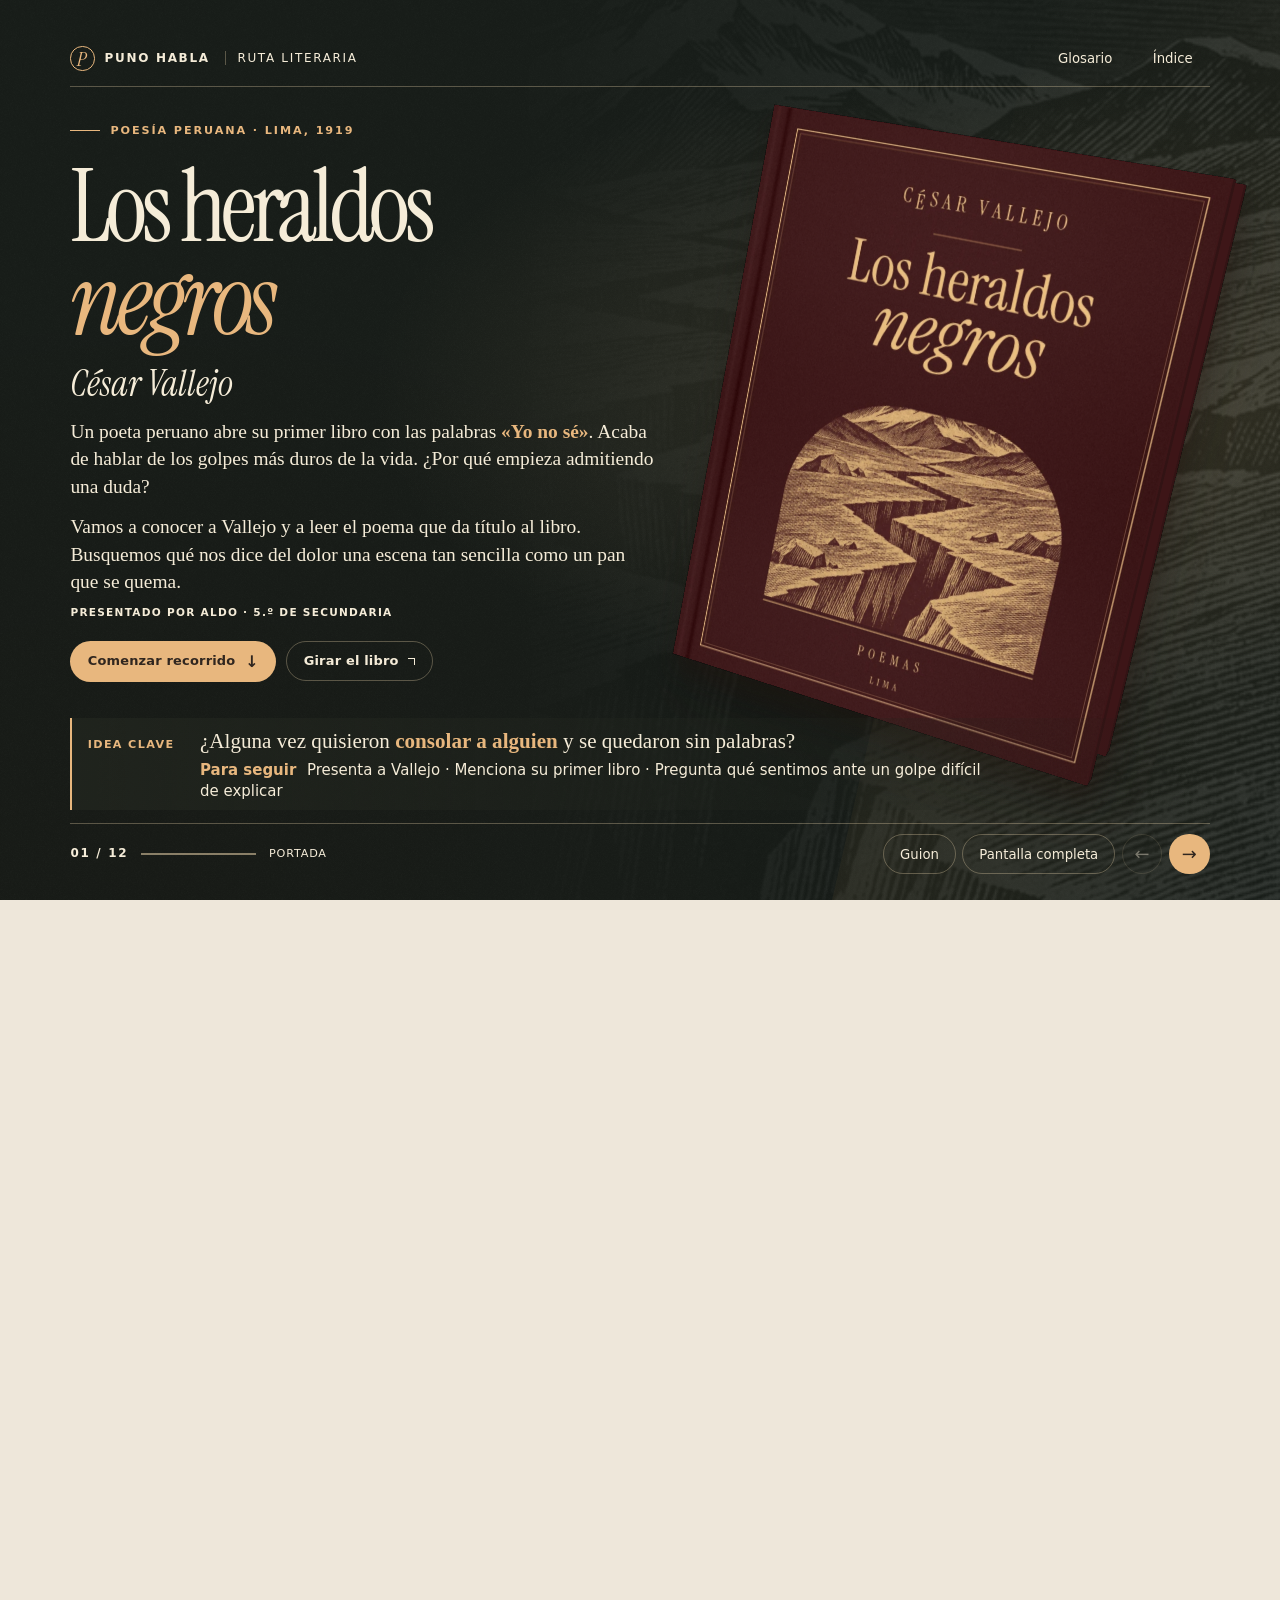
<file: index.html>
<!doctype html>
<html lang="es">
<head>
<meta charset="utf-8">
<meta name="viewport" content="width=device-width,initial-scale=1">
<meta name="theme-color" content="#191c18">
<meta name="description" content="Una exposición interactiva sobre César Vallejo y Los heraldos negros.">
<title>Los heraldos negros · César Vallejo</title>
<link rel="stylesheet" href="./assets/motion.css?v=grabados-1">
<script defer src="./assets/content.js?v=puntos-5"></script>
<script defer src="./assets/book.js?v=grabados-1"></script>
<link rel="preload" href="./assets/edition/instrument.ttf" as="font" type="font/ttf" crossorigin>
<link rel="stylesheet" href="./assets/galeria.css?v=vallejo-3">
<script defer src="./assets/galeria.js?v=grabados-1"></script>
<script defer src="./assets/motion.js?v=guion-1"></script>
<style>
#cueText .cue-points { display:block; margin-top:.32rem; font:500 clamp(.76rem,1.17vw,1.05rem)/1.35 system-ui,sans-serif; }
.cue-points strong { margin-inline-end:.4em; }
@media(max-width:700px),(max-aspect-ratio:1/1) { #cueText .cue-points { font-size:.77rem; } }
</style>
</head>
<body>
<main id="journey" aria-label="Exposición sobre Los heraldos negros">
  <div id="stage">
    <div id="backdrop" aria-hidden="true"></div>
    <div id="fieldart" aria-hidden="true"></div>
    <div id="letterform" aria-hidden="true"></div>
    <canvas id="book" aria-hidden="true"></canvas>
    <img id="fallback" src="./assets/edition/cubierta.webp" alt="" hidden>
    <header class="top">
      <span class="brand"><i aria-hidden="true" class="brand-icon">P</i> Puno habla <span>Ruta literaria</span></span>
      <nav aria-label="Herramientas"><button id="glossary">Glosario</button><button id="index">Índice</button></nav>
    </header>
    <section id="slide" aria-label="Capítulo actual"></section>
    <aside id="speakerCue" aria-label="Frase para exponer">
      <span class="cue-label">Idea clave</span>
      <p id="cueText"></p>
    </aside>
    <footer class="foot">
      <div class="meter"><span id="position"></span><progress id="progress" max="11" value="0" aria-label="Progreso de la exposición"></progress><span id="sectionName"></span></div>
      <nav class="actions" aria-label="Controles de exposición">
        <button id="notes" aria-haspopup="dialog" title="Abrir el guion de esta diapositiva (N)">Guion</button><button id="full" title="Atajo F">Pantalla completa</button>
        <button id="prev" aria-label="Capítulo anterior">←</button><button id="next" aria-label="Capítulo siguiente">→</button>
      </nav>
    </footer>
  </div>
</main>
<dialog id="panel" aria-labelledby="panelTitle">
  <div class="panel-head"><h2 id="panelTitle"></h2><button id="close">Cerrar</button></div>
  <div id="panelContent"></div>
</dialog>
</body>
</html>
</file>
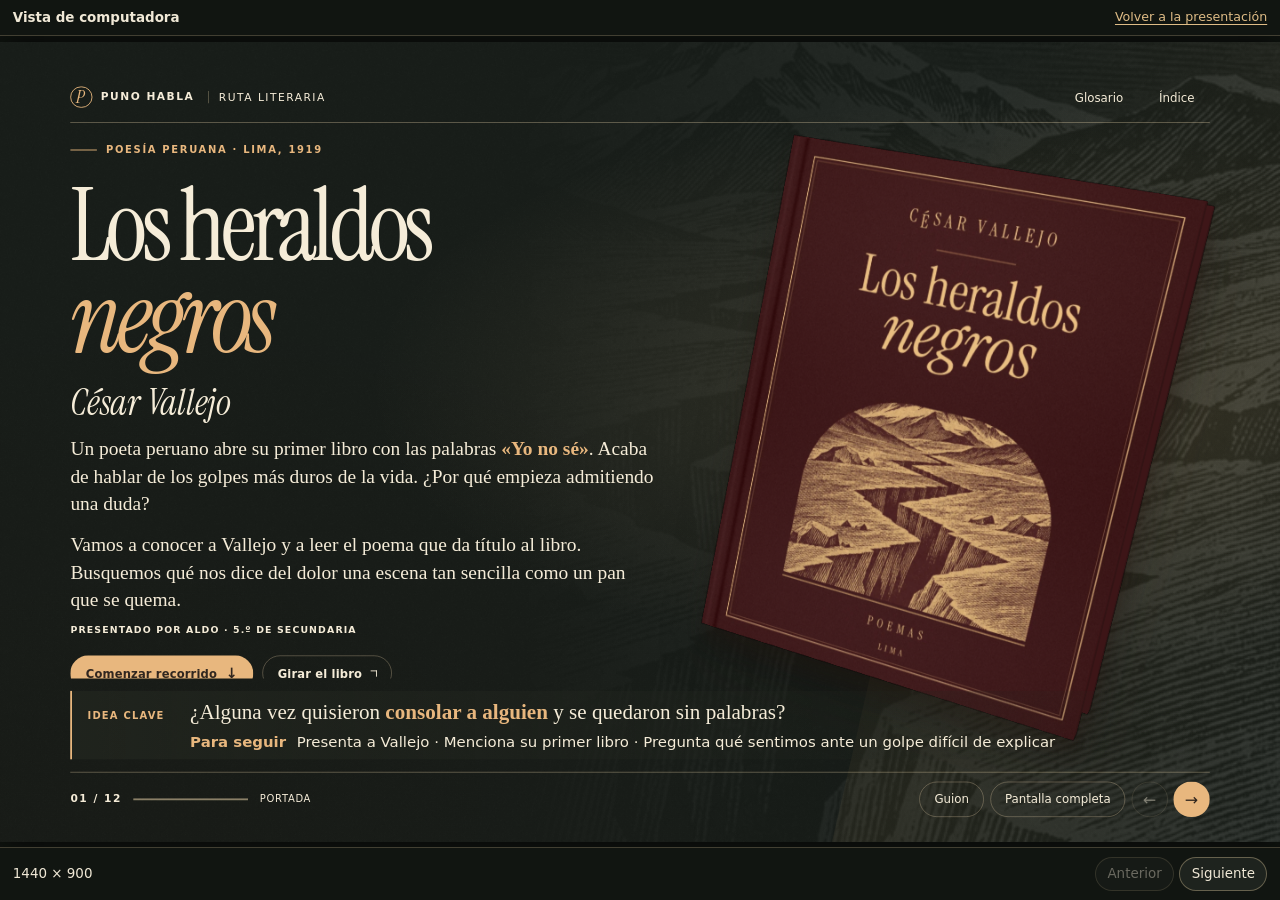
<file: escritorio.html>
<!doctype html>
<html lang="es">
<head>
<meta charset="utf-8">
<meta name="viewport" content="width=device-width,initial-scale=1">
<meta name="theme-color" content="#191c18">
<title>Vista de computadora · Los heraldos negros</title>
<link rel="stylesheet" href="./assets/escritorio.css">
<script defer src="./assets/escritorio.js?v=puntos-5"></script>
</head>
<body>
  <header><strong>Vista de computadora</strong><a href="./#1" id="adaptive">Volver a la presentación</a></header>
  <main><div id="fit"><iframe id="presentation" src="about:blank" title="Presentación a tamaño de computadora" allow="fullscreen"></iframe></div></main>
  <footer><span class="rotate">Gira tu celular para verla más grande.</span><span class="dimensions">1440 × 900</span><nav aria-label="Cambiar capítulo"><button data-action="prev" aria-label="Capítulo anterior">Anterior</button><button data-action="next" aria-label="Capítulo siguiente">Siguiente</button></nav></footer>
</body>
</html>
</file>
<file: assets/motion.css>
:root{font-family:Georgia,'Times New Roman',serif;color:#211a16;background:#eee7da}
*,*::before,*::after{box-sizing:border-box}
body{margin:0}
button{font:600 .83rem/1 system-ui,sans-serif;color:inherit;background:transparent;border:1px solid var(--line);border-radius:2px;padding:.75rem .85rem;cursor:pointer}
button:hover,button:focus-visible{background:var(--ink);color:var(--paper)}
button:disabled{opacity:.42;cursor:default}
:focus-visible{outline:2px solid currentColor;outline-offset:3px}
a{color:inherit;text-underline-offset:.23em}
#journey{height:calc(var(--step, 100svh) * 11 + var(--viewport, 100svh))}
#stage{--paper:#eee7da;--ink:#211a16;--line:#211a1650;--accent:#852e32;--accent-ink:#fff3dc;--pad:clamp(1.25rem,5.5vw,6.5rem);position:sticky;top:0;height:var(--viewport,100svh);isolation:isolate;overflow:hidden;background:var(--paper);color:var(--ink);display:grid;grid-template-rows:auto minmax(0,1fr) auto;padding:clamp(.85rem,2.4vw,2.2rem) var(--pad) clamp(.75rem,2vw,1.75rem);gap:.85rem}
#stage[data-dark]{--paper:#2c201e;--ink:#fff0da;--line:#fff0da55;--accent:#efd3ae;--accent-ink:#2c201e}
#backdrop{position:absolute;inset:0;z-index:-3;background:linear-gradient(135deg,#fff5e208 28%,#15100c28),var(--field,#eee7da)}
#backdrop::after{content:'';position:absolute;top:0;bottom:0;left:var(--field-x,50%);width:var(--field-width,0%);background:var(--field-accent,#8e302d);opacity:var(--field-alpha,0)}
#letterform{position:absolute;z-index:-2;inset:auto -4vw 4vh auto;font:900 clamp(7rem,25vw,28rem)/.75 Georgia,serif;letter-spacing:-.11em;color:var(--ink);opacity:var(--stamp-alpha,.08);white-space:nowrap;pointer-events:none;user-select:none}
#book,#fallback{pointer-events:none;position:absolute;z-index:-1;inset:0;width:100%;height:100%}
#fallback{inset:12% 5% auto auto;width:47%;height:72%;object-fit:contain;mix-blend-mode:multiply}
#stage[data-dark] #fallback{mix-blend-mode:normal}
[hidden]{display:none!important}
.top,.foot{z-index:2;display:flex;align-items:center;justify-content:space-between;gap:.7rem;font-family:system-ui,sans-serif}
.top{padding-bottom:.7rem;border-bottom:1px solid var(--line)}
.top nav,.actions{display:flex;gap:.4rem}
.brand,.meter,.tag,.byline,.scroll-hint{font:700 .75rem/1.3 system-ui,sans-serif;letter-spacing:.14em;text-transform:uppercase}
.brand span{margin-left:.6rem;padding-left:.7rem;border-left:1px solid var(--line);font-weight:450}
#slide{min-height:0;position:relative;display:grid;align-items:center;height:100%;pointer-events:none}
article{max-width:min(46%,40rem);max-height:100%;overflow:auto;scrollbar-width:thin;pointer-events:auto;padding:clamp(.3rem,1vh,1rem) .35rem .6rem 0}
article a{pointer-events:auto}
.tag{color:var(--accent);display:flex;gap:.65rem;align-items:center}
.tag::before{content:'';height:1px;width:1.6rem;background:currentColor;flex:none}
h1{font-size:clamp(2.25rem,min(5.7vw,11vh),7.7rem);font-weight:500;letter-spacing:-.072em;line-height:.88;margin:.23em 0 .39em;text-wrap:balance}
h1 em{font-weight:500;color:var(--accent)}
article p,article dl,article ul{font-size:clamp(1rem,min(1.85vw,3.2vh),1.6rem);line-height:1.3;margin:.5em 0}
article dl,.definitions{display:grid;grid-template-columns:auto 1fr;gap:.26em .85em}
dt{font-family:system-ui,sans-serif;color:var(--accent);font-weight:650}
dd{margin:0}
blockquote{font-size:clamp(1.16rem,2.35vw,2.05rem);margin:.6em 0;padding-left:.65em;border-left:2px solid var(--accent)}
blockquote small{display:block;font-size:.68em;margin-top:.4em}
article a{font-size:.87em}
article .byline{font-size:.74rem;margin-top:1.2rem}
#stage[data-page="0"] h1{font-size:clamp(3.75rem,min(9.2vw,17vh),11rem);margin:.19em 0 .27em}
#stage[data-page="0"] article{max-width:min(52%,54rem)}
.author{font-style:italic}
.scroll-hint{display:inline-flex;align-items:center;gap:.55rem;margin-top:clamp(.6rem,2.4vh,2rem);padding:.6rem .8rem;letter-spacing:.085em}
.scroll-hint span{font-size:1rem}
#stage:is([data-page="2"],[data-page="4"],[data-page="8"]) article{margin-left:56%;max-width:44%}
#stage[data-page="10"] h1{font-size:clamp(3.4rem,min(8.4vw,16vh),10rem)}
#stage[data-page="11"] article{max-width:52%}
.sources{padding-left:1.15em}
.sources li{margin:.3em 0}
.foot{border-top:1px solid var(--line);padding-top:.7rem}
.meter{display:flex;align-items:center;gap:1rem;white-space:nowrap}
progress{height:3px;appearance:none;width:clamp(2rem,13vw,12rem);border:0;background:var(--line)}
progress::-webkit-progress-bar{background:var(--line)}
progress::-webkit-progress-value{background:var(--accent)}
progress::-moz-progress-bar{background:var(--accent)}
#next{background:var(--accent);color:var(--accent-ink);border-color:transparent}
#next:hover:not(:disabled){background:var(--ink);color:var(--paper)}
dialog{--ink:#fff0da;--paper:#2c201e;--line:#fff0da55;--accent:#efd3ae;background:var(--paper);color:var(--ink);border:1px solid var(--line);padding:1.25rem;width:min(37rem,calc(100% - 2rem));max-height:83dvh;font:1rem/1.5 system-ui,sans-serif}
dialog::backdrop{background:#211613bb}
.panel-head{display:flex;justify-content:space-between;align-items:center;gap:1rem}
.panel-head h2{font:1.7rem Georgia,serif;margin:0}
.jump{display:block;text-align:left;width:100%;margin:.35rem 0;line-height:1.3}
.jump[aria-current]{border-color:var(--accent)}
@media(max-width:700px), (max-aspect-ratio:1/1){
  #stage{--pad:1rem;gap:.5rem}
  .brand span{display:none}
  #letterform{top:11%;bottom:auto;font-size:34vw}
  #slide{align-items:end}
  #stage[data-page] article{max-width:100%;margin:0;max-height:min(53%,410px);padding:.25rem .25rem .3rem 0}
  #stage[data-page="0"] article{max-height:57%}
  #stage[data-page="0"] h1{font-size:clamp(3rem,12vw,5.7rem)}
  h1{font-size:clamp(2.05rem,min(8.6vw,7.8vh),4.2rem)}
  article p,article dl,article ul{font-size:clamp(.95rem,3.9vw,1.15rem)}
  .tag,.byline,.brand{font-size:.68rem}
  .top button,.actions button{padding:.58rem .54rem;font-size:.75rem}
  .meter{gap:.35rem;font-size:.67rem}
  #fallback{top:8%;right:18%;width:64%;height:40%}
}
@media(max-width:400px){progress{display:none}}
#book{filter:drop-shadow(0 20px 19px #170a075e)}
#fallback{object-fit:scale-down;transform-origin:center}
</file>
<file: assets/galeria.css>
@font-face{font-family:Instrument;src:url('./edition/instrument.ttf') format('truetype');font-display:swap}
@font-face{font-family:Instrument;src:url('./edition/instrument-italic.ttf') format('truetype');font-style:italic;font-display:swap}
#stage{--ink:#29281f;--paper:#efe7d3;--accent:#76332c;--line:#51463455;--pad:clamp(1.1rem,5.5vw,6rem)}
#stage[data-dark]{--ink:#f5ecd8;--accent:#e8b77e;--accent-ink:#30261f;--paper:#22261f;--line:#f0d8af50}
#backdrop{background:radial-gradient(ellipse at 76% 43%,#eec89122,transparent 44%),radial-gradient(ellipse at 12% 95%,#19090419,transparent 53%),var(--field,#181d19)}
#backdrop::after{background:linear-gradient(120deg,transparent,var(--field-accent) 55%,transparent);transform:skewX(-13deg);transform-origin:bottom}
#backdrop::before{content:'';position:absolute;inset:0;background:url('./edition/grano.webp');opacity:.10;mix-blend-mode:soft-light}
#fieldart{position:absolute;inset:0;z-index:-2;pointer-events:none;background-position:right center;background-repeat:no-repeat;background-size:auto 125%;opacity:.12;mix-blend-mode:multiply;mask-image:linear-gradient(90deg,transparent 40%,#000 100%)}
#stage[data-dark] #fieldart{opacity:.13;mix-blend-mode:luminosity}
#stage:is([data-page="2"],[data-page="4"],[data-page="8"]) #fieldart{background-position:left center;mask-image:linear-gradient(270deg,transparent 42%,#000 100%)}
#book{filter:drop-shadow(1px 16px 10px #21130e4d) drop-shadow(6px 32px 28px #140b0733)}
#letterform{font:italic clamp(11rem,28vw,31rem)/.8 Instrument,Georgia,serif;right:.04em;bottom:5.5vh;opacity:.065;letter-spacing:-.045em}
.brand-icon{display:inline-grid;place-content:center;width:1.52rem;height:1.52rem;border:1px solid currentColor;border-radius:50%;font:italic 1.25rem/.9 Instrument,Georgia;color:var(--accent);margin-right:.25rem;vertical-align:middle}
.top,.foot{margin:0;padding-block:.62rem}
.top button,.actions button{border-radius:2rem;font-weight:500;padding:.64rem 1rem}
.top button{border-color:transparent}
.top button:hover,.top button:focus-visible{border-color:var(--line)}
#next,#prev{width:2.55rem;padding-inline:0;font-size:1.12rem}
#stage[data-page] h1{font-family:Instrument,Georgia,serif;letter-spacing:-.041em;font-weight:400;line-height:.93;text-wrap:balance}
#stage[data-page] h1 em{font-weight:400}
#stage[data-page="0"] h1{font-size:clamp(4.6rem,min(9.65vw,18.4vh),12rem);margin:.23em 0 .17em;letter-spacing:-.052em}
#stage[data-page="0"] .author{font:italic clamp(1.65rem,2.8vw,3.1rem)/1.15 Instrument,Georgia,serif;margin:.25em 0}
article .byline{letter-spacing:.12em;font-size:.66rem;margin-top:1rem}
.tag{font:600 .7rem/1.35 system-ui,sans-serif;letter-spacing:.17em}
.tag::before{width:1.85rem}
#stage article>p:not(.byline,.author),article dd{line-height:1.42}
#stage article>dl{line-height:1.36}
#stage article>dl dt{font-size:.82em;line-height:1.8}
article .accent{color:var(--accent);font-style:italic}
blockquote{font-family:Instrument,Georgia,serif;font-size:clamp(1.65rem,2.8vw,3rem);line-height:1.13}
.inspect,.scroll-hint{display:inline-flex;align-items:center;justify-content:center;gap:.6rem;min-height:2.5rem;margin:1rem .65rem 0 0;padding:.62rem 1.02rem;border:1px solid var(--line);border-radius:2rem;letter-spacing:.015em;font:600 .81rem/1.2 system-ui,sans-serif;text-transform:none}
.inspect::after{content:'';width:.55em;height:.55em;border-top:1.5px solid currentColor;border-right:1.5px solid currentColor}
.scroll-hint{background:var(--accent);color:var(--accent-ink);border-color:transparent}
.scroll-hint:hover{background:var(--ink);color:var(--paper)}
.meter{font-variant-numeric:tabular-nums;gap:.8rem}
#sectionName{font-size:.7rem;letter-spacing:.07em;font-weight:500}
progress{width:clamp(3rem,9vw,10rem);height:2px}
.foot{padding-bottom:0}
dialog{--paper:#242820;--ink:#f4ebd6;--accent:#f3c58c;--line:#c3ae8460;background:var(--paper);border:1px solid var(--line);border-radius:.8rem;box-shadow:0 2rem 8rem #06060388;padding:clamp(1rem,2vw,1.85rem);scrollbar-color:#a49373 #242820}
dialog::backdrop{background:#141611cc}
dialog .panel-head{border-bottom:1px solid var(--line);padding-bottom:.85rem}
dialog .panel-head h2{font:400 clamp(1.65rem,3vw,2.45rem)/1.03 Instrument,Georgia,serif}
dialog button{border-radius:1.5rem}
dialog[data-mode="gallery"]{width:min(52rem,calc(100vw - 1.6rem));max-height:92dvh}
.gallery-figure{margin:1rem auto 0;text-align:center}
.plate{display:block;max-width:100%;height:auto;margin:0 auto}
.gallery-figure>.plate{max-height:58dvh;width:auto;box-shadow:0 7px 18px #08090866}
.caption{line-height:1.48;font-size:.92rem;color:#efe2c6;max-width:52ch;margin:.85rem auto;text-align:center}
.source-link{display:block;text-align:center;font-size:.85rem;color:var(--accent)}
.viewer-tools{display:flex;flex-wrap:wrap;gap:.5rem;justify-content:center;margin:.8rem 0}
.viewer-tools button[aria-pressed=true]{background:var(--accent);color:#272518}
.poem-page{padding:clamp(.85rem,3vw,2.4rem);background:#f4ecd9;color:#312a23;margin:.7rem auto 1rem;border-radius:.15rem}
.poem-page p{margin:0 auto 1.15em;max-width:48ch;font:clamp(1rem,2.5vw,1.46rem)/1.38 Georgia,serif}
.poem-page p:last-child{margin-bottom:0}
.verse{display:block}
.scans{display:flex;gap:.85rem;align-items:flex-start;justify-content:center}
.scans img{width:calc(50% - .425rem)}
.specimen canvas{display:block;width:100%;height:clamp(180px,50dvh,540px);cursor:grab;background:radial-gradient(ellipse,#4d4437 0%,#1b1e19 75%);border-radius:3px}
.specimen canvas:active{cursor:grabbing}
.specimen{margin-top:1rem}.specimen>.plate{max-height:48dvh}
@media(max-width:700px),(max-aspect-ratio:1/1){
  #stage{--pad:clamp(1.05rem,5vw,1.6rem);padding-top:max(.45rem,env(safe-area-inset-top));padding-bottom:max(.65rem,env(safe-area-inset-bottom))}
  #stage[data-page="0"] h1{font-size:clamp(3.55rem,min(14vw,9vh),6rem);margin:.14em 0}
  #stage[data-page="0"] .author{font-size:1.65rem}
  #stage[data-page="0"] .byline{margin:.52rem 0}
  .top,.foot{padding-block:.35rem}
  .top button,.actions button{padding:.54rem .62rem}
  #next,#prev{width:2rem}
  .top nav,.actions{gap:.22rem}
  #sectionName{display:none}
  #fieldart,#stage:is([data-page="2"],[data-page="4"],[data-page="8"]) #fieldart{mask-image:linear-gradient(0deg,transparent 42%,#000 100%);background-size:100% auto;background-position:center top}
  .inspect,.scroll-hint{margin:.5rem .35rem 0 0;min-height:2.15rem;padding:.45rem .75rem;font-size:.76rem}
  .tag{font-size:.62rem}.brand-icon{width:1.32rem;height:1.32rem}
  #stage[data-page] h1{margin:.22em 0}
  article p,article dl{margin:.35em 0}
  .scans{display:grid}.scans img{width:100%}
  .poem-page{padding:.9rem .65rem}.verse{padding-left:.7rem;text-indent:-.7rem}
}
@media(max-height:520px) and (min-aspect-ratio:1/1){
  #stage{padding-block:.4rem;gap:.16rem}
  .top,.foot{padding-block:.2rem}.top button,.actions button{padding:.42rem .7rem}
  article .inspect, .scroll-hint{min-height:1.9rem;margin:.4rem .25rem 0 0;padding:.3rem .6rem}
}
@media(prefers-reduced-motion:no-preference){
  dialog[open]{animation:arrive .22s ease-out}
  .top button,.actions button,.inspect,.scroll-hint{transition:background-color .2s,color .2s}
  @keyframes arrive{from{opacity:0;transform:translateY(8px)}to{opacity:1;transform:translateY(0)}}
}

@media(min-width:701px) and (min-aspect-ratio:1/1) and (max-aspect-ratio:7/5){
  #stage[data-page="0"] h1{font-size:clamp(4rem,9.2vw,8.6rem)}
}

/* A reading line stays in the same place as the chapters change. */
#stage {
  grid-template-rows: auto minmax(0, 1fr) auto auto;
}
#speakerCue {
  display: grid;
  grid-template-columns: auto minmax(0, 1fr);
  align-items: baseline;
  gap: .45rem clamp(.9rem, 2vw, 2.25rem);
  padding: .55rem 0 .55rem clamp(.8rem, 1.2vw, 1.35rem);
  border-inline-start: 2px solid var(--accent);
  background: linear-gradient(90deg, color-mix(in srgb, var(--paper) 78%, transparent), transparent);
}
.cue-label, .guide-meta {
  font: 650 .7rem/1.4 system-ui, sans-serif;
  letter-spacing: .12em;
  text-transform: uppercase;
  color: var(--accent);
}
#cueText {
  max-width: 82ch;
  margin: 0;
  font: 400 clamp(1.07rem, 1.65vw, 1.65rem)/1.34 Georgia, serif;
  text-wrap: pretty;
}
#cueText strong {
  color: var(--accent);
}
.guide-meta { margin: 1.35rem 0 .5rem; }
.guide-title {
  margin: 0 0 .75rem;
  font: 400 clamp(1.8rem, 4vw, 2.45rem)/1.08 Instrument, Georgia, serif;
}
.guide-script, .guide-bridge p {
  margin: 0;
  font: 400 clamp(1.08rem, 2.2vw, 1.26rem)/1.5 Georgia, serif;
}
.guide-bridge {
  margin-top: 1.25rem;
  padding: .2rem 0 .2rem .9rem;
  border-inline-start: 2px solid var(--accent);
}
.guide-bridge .cue-label { margin: 0 0 .35rem; }
@media (max-width: 700px), (max-aspect-ratio: 1/1) {
  #speakerCue { grid-template-columns: 1fr; gap: .12rem; padding-block: .25rem; }
  #cueText { font-size: clamp(.98rem, 4.2vw, 1.18rem); line-height: 1.29; }
  #speakerCue .cue-label { font-size: .62rem; }
  #stage[data-page] article { max-height: min(62%, 440px); }
}
@media (max-height: 520px) and (min-aspect-ratio: 1/1) {
  #speakerCue { gap: .65rem; padding-block: .1rem; }
  #cueText { font-size: .98rem; }
}
.guide-extra { margin-top: 1.35rem; border-top: 1px solid var(--line); }
.guide-extra summary { width: fit-content; padding: .85rem .25rem; color: var(--accent); cursor: pointer; }
.guide-extra p { margin: 0 0 .35rem; }

/* Keep the projected text readable alongside the book illustration. */
#slide article p:not(.author, .byline), #slide .life-events, #slide .sources {
  font-size: clamp(1.02rem, min(1.52vw, 2.9vh), 1.45rem);
}
#slide article p + p { margin-top: .65em; }
#slide p strong { color: var(--accent); }
#slide .verse-sample {
  font-size: clamp(1.45rem, min(2.22vw, 4.8vh), 2.2rem);
  line-height: 1.14;
  margin: .5em 0 .6em;
}
#slide .section-names { padding-inline-start: .75em; border-inline-start: 2px solid var(--accent); }
#slide .life-events { gap: .5em .85em; }
#slide .credit { font-style: italic; }
@media (min-width: 701px) and (min-aspect-ratio: 1/1) {
  #stage[data-page] h1 { font-size: clamp(2.65rem, min(5vw, 9.5vh), 6.3rem); }
  #stage[data-page="0"] h1 { font-size: clamp(3.6rem, min(7.8vw, 14.4vh), 9rem); }
}
@media (max-width: 700px), (max-aspect-ratio: 1/1) {
  #slide article p:not(.author, .byline), #slide .life-events, #slide .sources {
    font-size: clamp(.98rem, 3.8vw, 1.15rem);
  }
}
</file>
<file: assets/escritorio.css>
*{box-sizing:border-box}
html,body{margin:0;height:100%}
body{display:grid;grid-template-rows:auto minmax(0,1fr) auto;min-height:100svh;height:100dvh;background:#111511;color:#f0e8d6;font:500 .84rem/1.3 system-ui,sans-serif}
header,footer{display:flex;align-items:center;justify-content:space-between;gap:.5rem;padding:.55rem max(.8rem,env(safe-area-inset-right)) .55rem max(.8rem,env(safe-area-inset-left))}
header{border-bottom:1px solid #d1bd9440}footer{border-top:1px solid #d1bd9440}
header a{color:#dfbc86;text-underline-offset:3px;font-size:.79rem}
main{display:grid;min-height:0;place-items:center;overflow:hidden}
#fit{position:relative;overflow:hidden;box-shadow:0 0 28px #030403}
iframe{position:absolute;top:0;left:0;border:0;width:1440px;height:900px;transform-origin:top left;background:#1b201a}
footer nav{display:flex;gap:.35rem}
button{font:inherit;border:1px solid #d1bd9466;color:#f0e8d6;padding:.46rem .7rem;border-radius:2rem;background:#1e231e;cursor:pointer}
button:disabled{opacity:.4}
.rotate{display:none}
@media(orientation:portrait){.dimensions{display:none}.rotate{display:block;font-size:.74rem}}
@media(max-height:460px){header,footer{padding-block:.25rem}button{padding:.28rem .65rem}}
</file>
